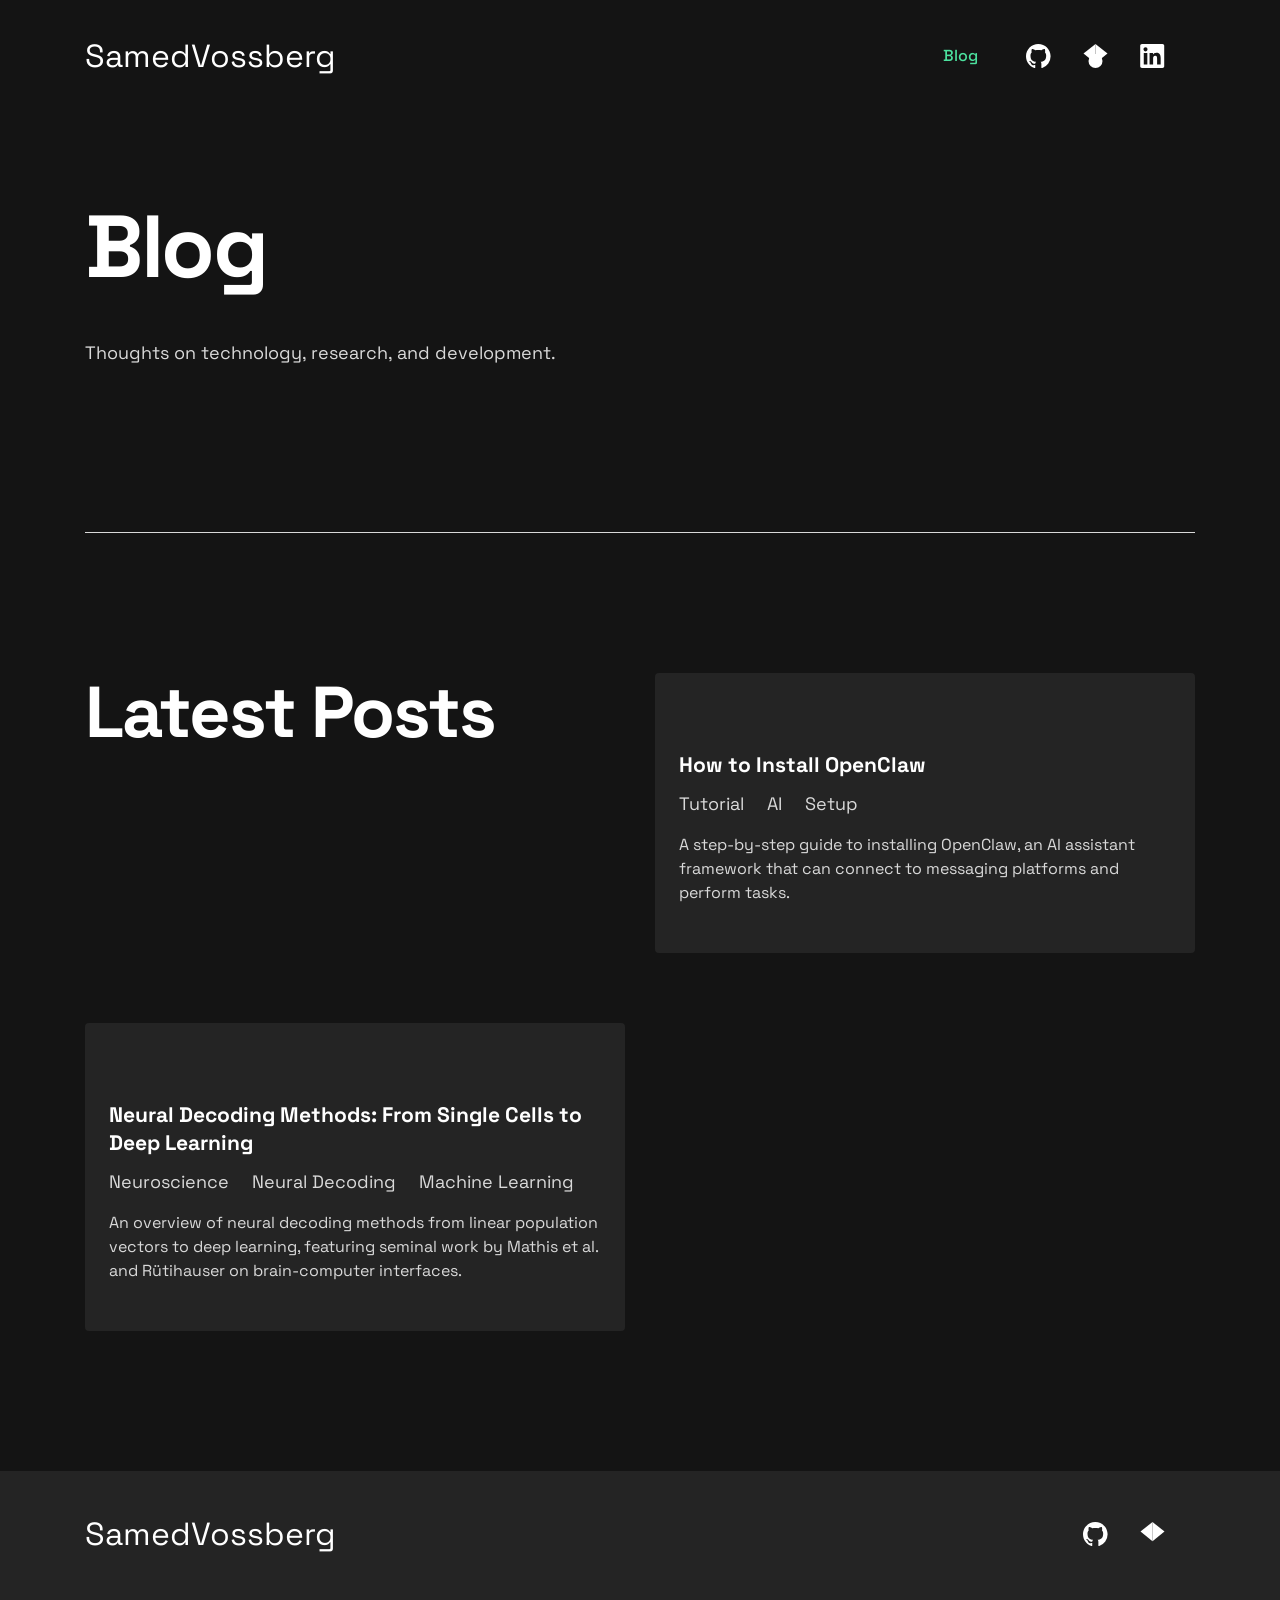
<file: blog/index.html>
<!DOCTYPE html>
<html lang="en">
<head>
    <meta charset="UTF-8" />
    <meta name="viewport" content="width=device-width, initial-scale=1.0" />
    <link rel="preconnect" href="https://fonts.googleapis.com" />
    <link rel="preconnect" href="https://fonts.gstatic.com" crossorigin />
    <link href="https://fonts.googleapis.com/css2?family=Space+Grotesk:wght@500;700&display=swap" rel="stylesheet" />
    <link rel="icon" type="image/png" sizes="32x32" href="../assets/images/favicon-32x32.png" />
    <link rel="stylesheet" href="../style.css" />
    <title>Blog | Samed Vossberg</title>
</head>
<body>
    <header class="header">
        <h2 class="visually-hidden">Header</h2>
        <div class="wrapper">
            <nav class="header__nav">
                <h2 class="visually-hidden">Navigation</h2>
                <a href="/" class="header__home"> SamedVossberg <span class="visually-hidden">(to home page)</span> </a>
                <a href="/blog/" class="header__nav-link active">Blog</a>
                <a href="https://github.com/SamedVossberg" class="header__social">
                    <svg xmlns="http://www.w3.org/2000/svg" width="25" height="24" aria-labelledby="socialGitHub" role="img">
                        <title id="socialGitHub">GitHub</title>
                        <path fill="#FFF" fill-rule="evenodd" d="M12.304 0C5.506 0 0 5.506 0 12.304c0 5.444 3.522 10.042 8.413 11.672.615.108.845-.261.845-.584 0-.292-.015-1.261-.015-2.291-3.091.569-3.891-.754-4.137-1.446-.138-.354-.738-1.446-1.261-1.738-.43-.23-1.046-.8-.016-.815.97-.015 1.661.892 1.892 1.261 1.107 1.86 2.876 1.338 3.584 1.015.107-.8.43-1.338.784-1.646-2.738-.307-5.598-1.368-5.598-6.074 0-1.338.477-2.446 1.26-3.307-.122-.308-.553-1.569.124-3.26 0 0 1.03-.323 3.383 1.26.985-.276 2.03-.415 3.076-.415 1.046 0 2.092.139 3.076.416 2.353-1.6 3.384-1.261 3.384-1.261.676 1.691.246 2.952.123 3.26.784.861 1.26 1.953 1.26 3.307 0 4.721-2.875 5.767-5.613 6.074.446.385.83 1.123.83 2.277 0 1.645-.015 2.968-.015 3.383 0 .323.231.708.846.584a12.324 12.324 0 0 0 8.382-11.672C24.607 5.506 19.101 0 12.304 0Z" />
                    </svg>
                </a>
                <a href="https://scholar.google.com/citations?user=J4QLXwUAAAAJ&hl=de" class="header__social">
                    <svg xmlns="http://www.w3.org/2000/svg" width="25" height="24" aria-labelledby="socialScholar" role="img" viewBox="0 0 512 512">
                        <title id="socialScholar">Google Scholar</title>
                        <path fill="#FFF" fill-rule="evenodd" d="M256 411.12L0 202.667 256 0z"/>
                        <path fill="#FFF" fill-rule="evenodd" d="M256 411.12l256-208.453L256 0z"/>
                        <circle fill="#FFF" fill-rule="evenodd" cx="256" cy="362.667" r="149.333"/>
                        <path fill="#FFF" fill-rule="evenodd" d="M121.037 298.667c23.968-50.453 75.392-85.334 134.963-85.334s110.995 34.881 134.963 85.334H121.037z"/>
                    </svg>
                </a>
                <a href="https://www.linkedin.com/in/samed-rouven-v-a110a116b/" class="header__social">
                    <svg xmlns="http://www.w3.org/2000/svg" width="25" height="24" aria-labelledby="socialLinkedIn" role="img">
                        <title id="socialLinkedIn">LinkedIn</title>
                        <path fill="#FFF" fill-rule="evenodd" d="M5.551 3.304c-1.14 0-2.067.926-2.067 2.064 0 1.14.928 2.066 2.067 2.066a2.066 2.066 0 0 0 0-4.13ZM3.767 8.998v11.453h3.562L7.33 8.998H3.767Zm5.798 0V20.45l3.554.002.002-5.668c0-1.454.253-2.941 2.132-2.941 1.851 0 1.851 1.755 1.851 3.036v5.571l3.559-.001v-6.28c0-2.834-.517-5.457-4.27-5.457-1.763 0-2.916.997-3.368 1.85h-.05V8.997h-3.41ZM22.435 24H1.982c-.976 0-1.77-.777-1.77-1.732V1.731C.212.776 1.006 0 1.982 0h20.453c.98 0 1.777.776 1.777 1.73v20.538c0 .955-.797 1.732-1.777 1.732Z" />
                    </svg>
                </a>
            </nav>
        </div>
    </header>
    <main id="main">
        <section class="hero">
            <div class="wrapper hero__wrapper bottom-border">
                <div class="hero__content">
                    <div class="hero__text">
                        <h1 class="hero__headline header-xl">Blog</h1>
                        <p class="hero__description">Thoughts on technology, research, and development.</p>
                    </div>
                </div>
            </div>
        </section>
        <section class="projects">
            <div class="wrapper projects__wrapper">
                <div class="projects__grid">
                    <h2 class="projects__headline header-xl">Latest Posts</h2>
                    <div class="projects__item blog-post">
                        <h3 class="projects__name">How to Install OpenClaw</h3>
                        <p class="projects__tags">
                            <span>Tutorial</span>
                            <span>AI</span>
                            <span>Setup</span>
                        </p>
                        <p class="blog-excerpt">A step-by-step guide to installing OpenClaw, an AI assistant framework that can connect to messaging platforms and perform tasks.</p>
                        <div class="projects__links">
                            <a href="openclaw-install.html" class="underline">Read Post</a>
                        </div>
                    </div>
                    <div class="projects__item blog-post">
                        <h3 class="projects__name">Neural Decoding Methods: From Single Cells to Deep Learning</h3>
                        <p class="projects__tags">
                            <span>Neuroscience</span>
                            <span>Neural Decoding</span>
                            <span>Machine Learning</span>
                        </p>
                        <p class="blog-excerpt">An overview of neural decoding methods from linear population vectors to deep learning, featuring seminal work by Mathis et al. and Rütihauser on brain-computer interfaces.</p>
                        <div class="projects__links">
                            <a href="neural-decoding-methods.html" class="underline">Read Post</a>
                        </div>
                    </div>
                </div>
            </div>
        </section>
    </main>
    <footer class="footer bg-less-dark">
        <h2 class="visually-hidden">Footer</h2>
        <div class="wrapper">
            <nav class="header__nav">
                <a href="/" class="header__home"> SamedVossberg <span class="visually-hidden">(to home page)</span> </a>
                <a href="https://github.com/SamedVossberg" class="header__social">
                    <svg xmlns="http://www.w3.org/2000/svg" width="25" height="24" aria-labelledby="socialGitHub" role="img">
                        <title id="socialGitHub">GitHub</title>
                        <path fill="#FFF" fill-rule="evenodd" d="M12.304 0C5.506 0 0 5.506 0 12.304c0 5.444 3.522 10.042 8.413 11.672.615.108.845-.261.845-.584 0-.292-.015-1.261-.015-2.291-3.091.569-3.891-.754-4.137-1.446-.138-.354-.738-1.446-1.261-1.738-.43-.23-1.046-.8-.016-.815.97-.015 1.661.892 1.892 1.261 1.107 1.86 2.876 1.338 3.584 1.015.107-.8.43-1.338.784-1.646-2.738-.307-5.598-1.368-5.598-6.074 0-1.338.477-2.446 1.26-3.307-.122-.308-.553-1.569.124-3.26 0 0 1.03-.323 3.383 1.26.985-.276 2.03-.415 3.076-.415 1.046 0 2.092.139 3.076.416 2.353-1.6 3.384-1.261 3.384-1.261.676 1.691.246 2.952.123 3.26.784.861 1.26 1.953 1.26 3.307 0 4.721-2.875 5.767-5.613 6.074.446.385.83 1.123.83 2.277 0 1.645-.015 2.968-.015 3.383 0 .323.231.708.846.584a12.324 12.324 0 0 0 8.382-11.672C24.607 5.506 19.101 0 12.304 0Z" />
                    </svg>
                </a>
                <a href="https://scholar.google.com/citations?user=J4QLXwUAAAAJ&hl=de" class="header__social">
                    <svg xmlns="http://www.w3.org/2000/svg" width="25" height="24" aria-labelledby="socialScholar" role="img" viewBox="0 0 512 512">
                        <title id="socialScholar">Google Scholar</title>
                        <path fill="#FFF" fill-rule="evenodd" d="M256 411.12L0 202.667 256 0z"/>
                        <path fill="#FFF" fill-rule="evenodd" d="M256 411.12l256-208.453L256 0z"/>
                        <circle fill="#FFF" fill-rule="evenodd" cx="256" cy="
</file>
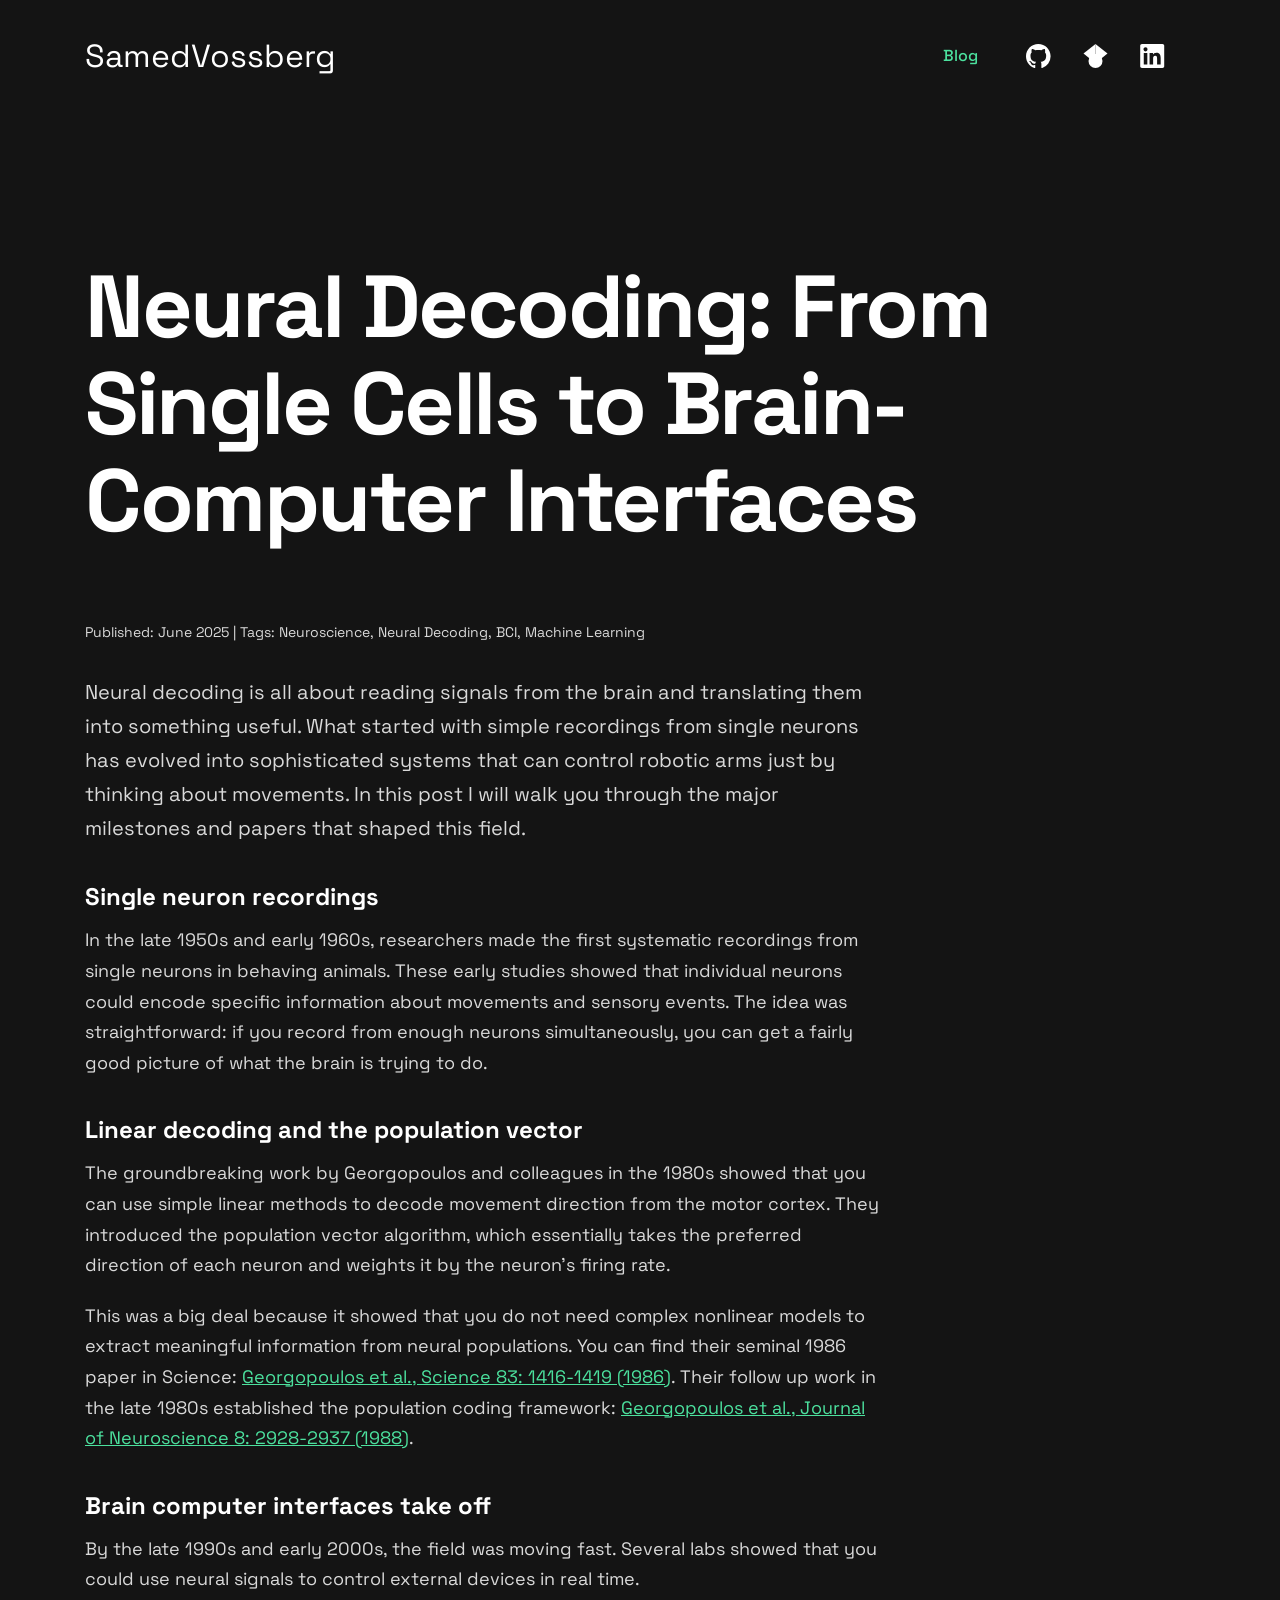
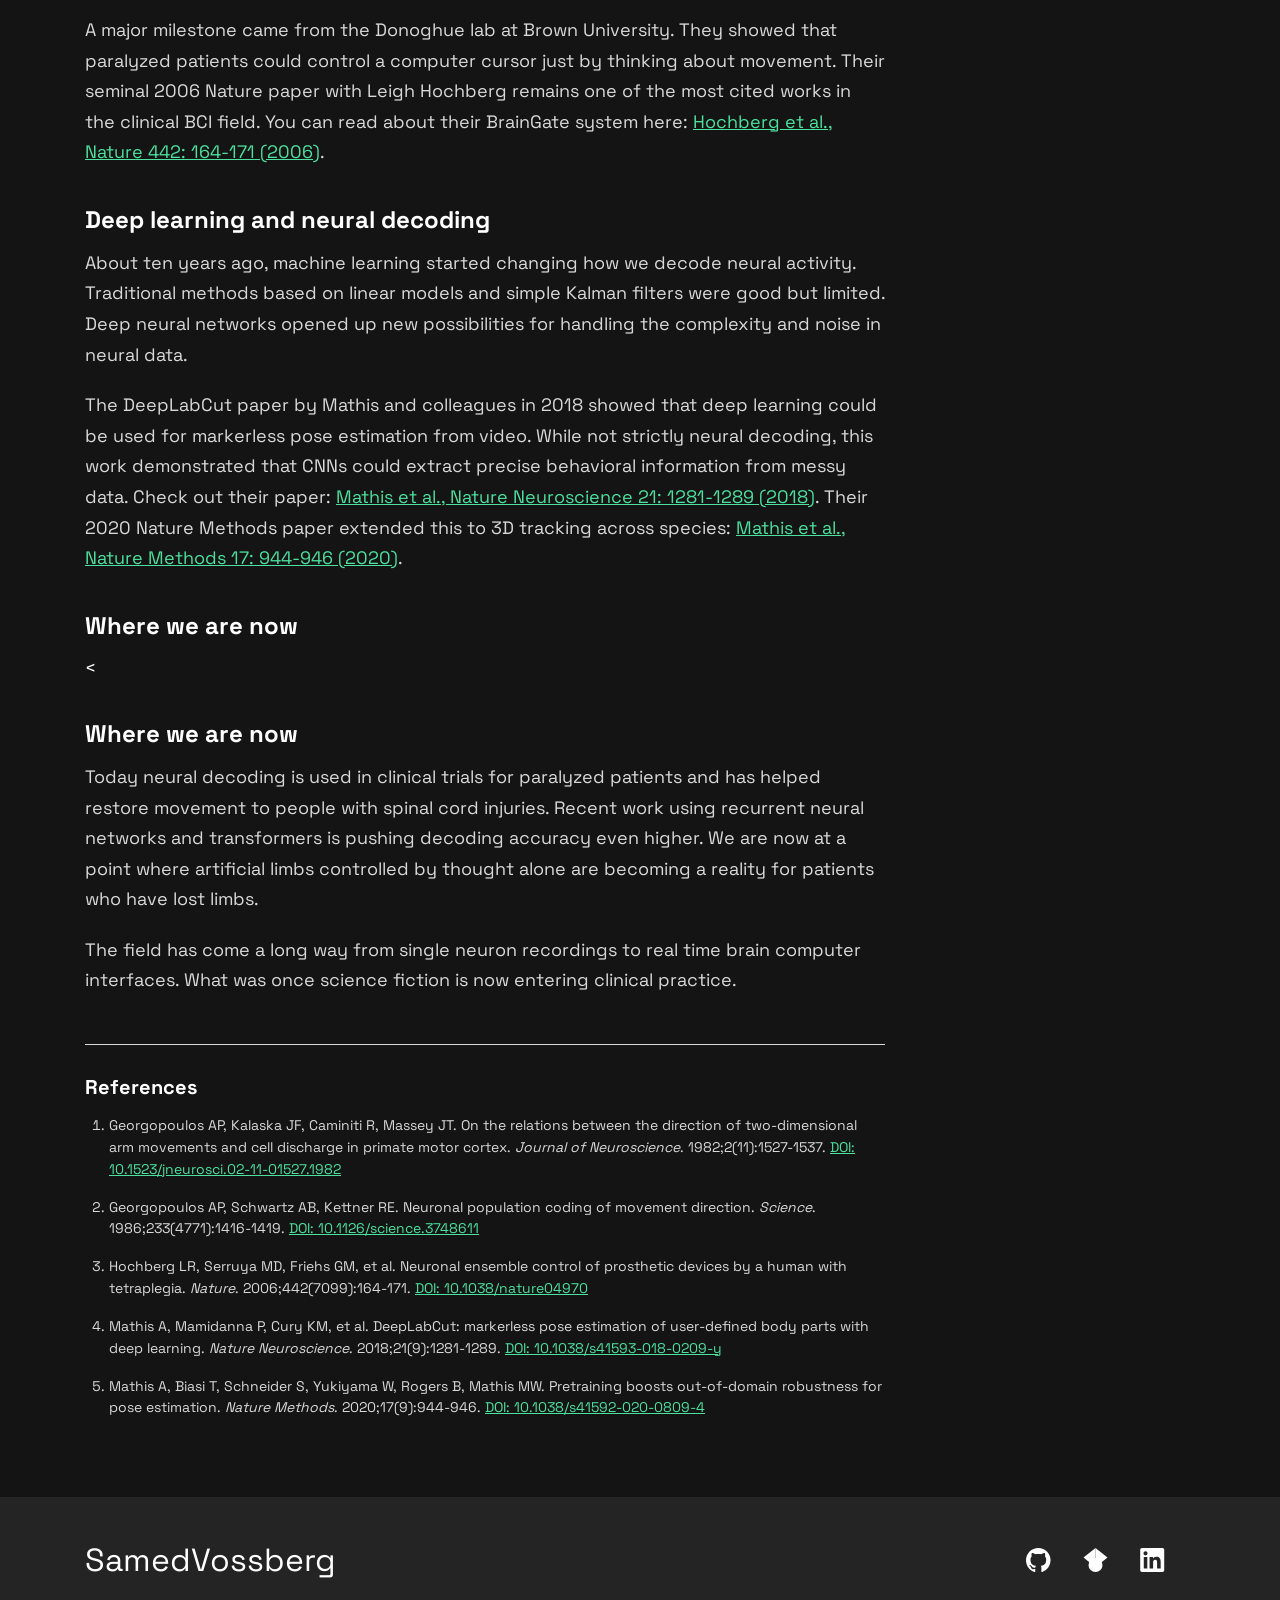
<file: blog/neural-decoding-methods.html>
<!DOCTYPE html>
<html lang="en">
<head>
  <meta charset="UTF-8" />
  <meta name="viewport" content="width=device-width, initial-scale=1.0" />
  <link rel="preconnect" href="https://fonts.googleapis.com" />
  <link rel="preconnect" href="https://fonts.gstatic.com" crossorigin />
  <link href="https://fonts.googleapis.com/css2?family=Space+Grotesk:wght@500;700&display=swap" rel="stylesheet" />
  <link rel="icon" type="image/png" sizes="32x32" href="../assets/images/favicon-32x32.png" />
  <link rel="stylesheet" href="../style.css" />
  <title>Neural Decoding: From Single Cells to Brain-Computer Interfaces | Samed Vossberg</title>
</head>
<body>
  <header class="header">
    <h2 class="visually-hidden">Header</h2>
    <div class="wrapper">
      <nav class="header__nav">
        <h2 class="visually-hidden">Navigation</h2>
        <a href="/" class="header__home"> SamedVossberg <span class="visually-hidden">(to home page)</span> </a>
        <a href="/blog/" class="header__nav-link active">Blog</a>
        <a href="https://github.com/SamedVossberg" class="header__social">
          <svg xmlns="http://www.w3.org/2000/svg" width="25" height="24" aria-labelledby="socialGitHub" role="img">
            <title id="socialGitHub">GitHub</title>
            <path fill="#FFF" fill-rule="evenodd" d="M12.304 0C5.506 0 0 5.506 0 12.304c0 5.444 3.522 10.042 8.413 11.672.615.108.845-.261.845-.584 0-.292-.015-1.261-.015-2.291-3.091.569-3.891-.754-4.137-1.446-.138-.354-.738-1.446-1.261-1.738-.43-.23-1.046-.8-.016-.815.97-.015 1.661.892 1.892 1.261 1.107 1.86 2.876 1.338 3.584 1.015.107-.8.43-1.338.784-1.646-2.738-.307-5.598-1.368-5.598-6.074 0-1.338.477-2.446 1.26-3.307-.122-.308-.553-1.569.124-3.26 0 0 1.03-.323 3.383 1.26.985-.276 2.03-.415 3.076-.415 1.046 0 2.092.139 3.076.416 2.353-1.6 3.384-1.261 3.384-1.261.676 1.691.246 2.952.123 3.26.784.861 1.26 1.953 1.26 3.307 0 4.721-2.875 5.767-5.613 6.074.446.385.83 1.123.83 2.277 0 1.645-.015 2.968-.015 3.383 0 .323.231.708.846.584a12.324 12.324 0 0 0 8.382-11.672C24.607 5.506 19.101 0 12.304 0Z" />
          </svg>
        </a>
        <a href="https://scholar.google.com/citations?user=J4QLXwUAAAAJ&hl=de" class="header__social">
          <svg xmlns="http://www.w3.org/2000/svg" width="25" height="24" aria-labelledby="socialScholar" role="img" viewBox="0 0 512 512">
            <title id="socialScholar">Google Scholar</title>
            <path fill="#FFF" fill-rule="evenodd" d="M256 411.12L0 202.667 256 0z"/>
            <path fill="#FFF" fill-rule="evenodd" d="M256 411.12l256-208.453L256 0z"/>
            <circle fill="#FFF" fill-rule="evenodd" cx="256" cy="362.667" r="149.333"/>
            <path fill="#FFF" fill-rule="evenodd" d="M121.037 298.667c23.968-50.453 75.392-85.334 134.963-85.334s110.995 34.881 134.963 85.334H121.037z"/>
          </svg>
        </a>
        <a href="https://www.linkedin.com/in/samed-rouven-v-a110a116b/" class="header__social">
          <svg xmlns="http://www.w3.org/2000/svg" width="25" height="24" aria-labelledby="socialLinkedIn" role="img">
            <title id="socialLinkedIn">LinkedIn</title>
            <path fill="#FFF" fill-rule="evenodd" d="M5.551 3.304c-1.14 0-2.067.926-2.067 2.064 0 1.14.928 2.066 2.067 2.066a2.066 2.066 0 0 0 0-4.13ZM3.767 8.998v11.453h3.562L7.33 8.998H3.767Zm5.798 0V20.45l3.554.002.002-5.668c0-1.454.253-2.941 2.132-2.941 1.851 0 1.851 1.755 1.851 3.036v5.571l3.559-.001v-6.28c0-2.834-.517-5.457-4.27-5.457-1.763 0-2.916.997-3.368 1.85h-.05V8.997h-3.41ZM22.435 24H1.982c-.976 0-1.77-.777-1.77-1.732V1.731C.212.776 1.006 0 1.982 0h20.453c.98 0 1.777.776 1.777 1.73v20.538c0 .955-.797 1.732-1.777 1.732Z" />
          </svg>
        </a>
      </nav>
    </div>
  </header>

  <main id="main">
    <article class="blog-post-full">
      <div class="wrapper">
        <header class="blog-header">
          <h1 class="header-xl">Neural Decoding: From Single Cells to Brain-Computer Interfaces</h1>
          <p class="blog-meta">Published: June 2025 | Tags: Neuroscience, Neural Decoding, BCI, Machine Learning</p>
        </header>

        <div class="blog-content">
          <p class="blog-lead">Neural decoding is all about reading signals from the brain and translating them into something useful. What started with simple recordings from single neurons has evolved into sophisticated systems that can control robotic arms just by thinking about movements. In this post I will walk you through the major milestones and papers that shaped this field.</p>

          <h2>Single neuron recordings</h2>
          <p>In the late 1950s and early 1960s, researchers made the first systematic recordings from single neurons in behaving animals. These early studies showed that individual neurons could encode specific information about movements and sensory events. The idea was straightforward: if you record from enough neurons simultaneously, you can get a fairly good picture of what the brain is trying to do.</p>

          <h2>Linear decoding and the population vector</h2>
          <p>The groundbreaking work by Georgopoulos and colleagues in the 1980s showed that you can use simple linear methods to decode movement direction from the motor cortex. They introduced the population vector algorithm, which essentially takes the preferred direction of each neuron and weights it by the neuron's firing rate.</p>

          <p>This was a big deal because it showed that you do not need complex nonlinear models to extract meaningful information from neural populations. You can find their seminal 1986 paper in Science: <a href="https://doi.org/10.1126/science.3748611" target="_blank">Georgopoulos et al., Science 83: 1416-1419 (1986)</a>. Their follow up work in the late 1980s established the population coding framework: <a href="https://doi.org/10.1523/jneurosci.08-08-02923.1988" target="_blank">Georgopoulos et al., Journal of Neuroscience 8: 2928-2937 (1988)</a>.</p>

          <h2>Brain computer interfaces take off</h2>
          <p>By the late 1990s and early 2000s, the field was moving fast. Several labs showed that you could use neural signals to control external devices in real time.</p>

          <p>A major milestone came from the Donoghue lab at Brown University. They showed that paralyzed patients could control a computer cursor just by thinking about movement. Their seminal 2006 Nature paper with Leigh Hochberg remains one of the most cited works in the clinical BCI field. You can read about their BrainGate system here: <a href="https://doi.org/10.1038/nature04970" target="_blank">Hochberg et al., Nature 442: 164-171 (2006)</a>.</p>

          <h2>Deep learning and neural decoding</h2>
          <p>About ten years ago, machine learning started changing how we decode neural activity. Traditional methods based on linear models and simple Kalman filters were good but limited. Deep neural networks opened up new possibilities for handling the complexity and noise in neural data.</p>

          <p>The DeepLabCut paper by Mathis and colleagues in 2018 showed that deep learning could be used for markerless pose estimation from video. While not strictly neural decoding, this work demonstrated that CNNs could extract precise behavioral information from messy data. Check out their paper: <a href="https://doi.org/10.1038/s41593-018-0209-y" target="_blank">Mathis et al., Nature Neuroscience 21: 1281-1289 (2018)</a>. Their 2020 Nature Methods paper extended this to 3D tracking across species: <a href="https://doi.org/10.1038/s41592-020-0809-4" target="_blank">Mathis et al., Nature Methods 17: 944-946 (2020)</a>.</p>

          <h2>Where we are now</h2>
          <<h2>Where we are now</h2>
<p>Today neural decoding is used in clinical trials for paralyzed patients and has helped restore movement to people with spinal cord injuries. Recent work using recurrent neural networks and transformers is pushing decoding accuracy even higher. We are now at a point where artificial limbs controlled by thought alone are becoming a reality for patients who have lost limbs.</p>

<p>The field has come a long way from single neuron recordings to real time brain computer interfaces. What was once science fiction is now entering clinical practice.</p>

<div class="blog-references">
<h3>References</h3>
<ol>
<li>Georgopoulos AP, Kalaska JF, Caminiti R, Massey JT. On the relations between the direction of two-dimensional arm movements and cell discharge in primate motor cortex. <em>Journal of Neuroscience</em>. 1982;2(11):1527-1537. <a href="https://doi.org/10.1523/jneurosci.02-11-01527.1982" target="_blank">DOI: 10.1523/jneurosci.02-11-01527.1982</a></li>
<li>Georgopoulos AP, Schwartz AB, Kettner RE. Neuronal population coding of movement direction. <em>Science</em>. 1986;233(4771):1416-1419. <a href="https://doi.org/10.1126/science.3748611" target="_blank">DOI: 10.1126/science.3748611</a></li>
<li>Hochberg LR, Serruya MD, Friehs GM, et al. Neuronal ensemble control of prosthetic devices by a human with tetraplegia. <em>Nature</em>. 2006;442(7099):164-171. <a href="https://doi.org/10.1038/nature04970" target="_blank">DOI: 10.1038/nature04970</a></li>
<li>Mathis A, Mamidanna P, Cury KM, et al. DeepLabCut: markerless pose estimation of user-defined body parts with deep learning. <em>Nature Neuroscience</em>. 2018;21(9):1281-1289. <a href="https://doi.org/10.1038/s41593-018-0209-y" target="_blank">DOI: 10.1038/s41593-018-0209-y</a></li>
<li>Mathis A, Biasi T, Schneider S, Yukiyama W, Rogers B, Mathis MW. Pretraining boosts out-of-domain robustness for pose estimation. <em>Nature Methods</em>. 2020;17(9):944-946. <a href="https://doi.org/10.1038/s41592-020-0809-4" target="_blank">DOI: 10.1038/s41592-020-0809-4</a></li>
</ol>
</div>
</div>
</div>
</article>
</main>

<footer class="footer bg-less-dark">
<h2 class="visually-hidden">Footer</h2>
<div class="wrapper">
<nav class="header__nav">
<a href="/" class="header__home"> SamedVossberg <span class="visually-hidden">(to home page)</span> </a>
<a href="https://github.com/SamedVossberg" class="header__social">
<svg xmlns="http://www.w3.org/2000/svg" width="25" height="24" aria-labelledby="socialGitHub" role="img">
<title id="socialGitHub">GitHub</title>
<path fill="#FFF" fill-rule="evenodd" d="M12.304 0C5.506 0 0 5.506 0 12.304c0 5.444 3.522 10.042 8.413 11.672.615.108.845-.261.845-.584 0-.292-.015-1.261-.015-2.291-3.091.569-3.891-.754-4.137-1.446-.138-.354-.738-1.446-1.261-1.738-.43-.23-1.046-.8-.016-.815.97-.015 1.661.892 1.892 1.261 1.107 1.86 2.876 1.338 3.584 1.015.107-.8.43-1.338.784-1.646-2.738-.307-5.598-1.368-5.598-6.074 0-1.338.477-2.446 1.26-3.307-.122-.308-.553-1.569.124-3.26 0 0 1.03-.323 3.383 1.26.985-.276 2.03-.415 3.076-.415 1.046 0 2.092.139 3.076.416 2.353-1.6 3.384-1.261 3.384-1.261.676 1.691.246 2.952.123 3.26.784.861 1.26 1.953 1.26 3.307 0 4.721-2.875 5.767-5.613 6.074.446.385.83 1.123.83 2.277 0 1.645-.015 2.968-.015 3.383 0 .323.231.708.846.584a12.324 12.324 0 0 0 8.382-11.672C24.607 5.506 19.101 0 12.304 0Z"/>
</svg>
</a>
<a href="https://scholar.google.com/citations?user=J4QLXwUAAAAJ&hl=de" class="header__social">
<svg xmlns="http://www.w3.org/2000/svg" width="25" height="24" aria-labelledby="socialScholar" role="img" viewBox="0 0 512 512">
<title id="socialScholar">Google Scholar</title>
<path fill="#FFF" fill-rule="evenodd" d="M256 411.12L0 202.667 256 0z"/>
<path fill="#FFF" fill-rule="evenodd" d="M256 411.12l256-208.453L256 0z"/>
<circle fill="#FFF" fill-rule="evenodd" cx="256" cy="362.667" r="149.333"/>
<path fill="#FFF" fill-rule="evenodd" d="M121.037 298.667c23.968-50.453 75.392-85.334 134.963-85.334s110.995 34.881 134.963 85.334H121.037z"/>
</svg>
</a>
<a href="https://www.linkedin.com/in/samed-rouven-v-a110a116b/" class="header__social">
<svg xmlns="http://www.w3.org/2000/svg" width="25" height="24" aria-labelledby="socialLinkedIn" role="img">
<title id="socialLinkedIn">LinkedIn</title>
<path fill="#FFF" fill-rule="evenodd" d="M5.551 3.304c-1.14 0-2.067.926-2.067 2.064 0 1.14.928 2.066 2.067 2.066a2.066 2.066 0 0 0 0-4.13ZM3.767 8.998v11.453h3.562L7.33 8.998H3.767Zm5.798 0V20.45l3.554.002.002-5.668c0-1.454.253-2.941 2.132-2.941 1.851 0 1.851 1.755 1.851 3.036v5.571l3.559-.001v-6.28c0-2.834-.517-5.457-4.27-5.457-1.763 0-2.916.997-3.368 1.85h-.05V8.997h-3.41ZM22.435 24H1.982c-.976 0-1.77-.777-1.77-1.732V1.731C.212.776 1.006 0 1.982 0h20.453c.98 0 1.777.776 1.777 1.73v20.538c0 .955-.797 1.732-1.777 1.732Z"/>
</svg>
</a>
</nav>
</div>
</footer>
</body>
</html>
</file>
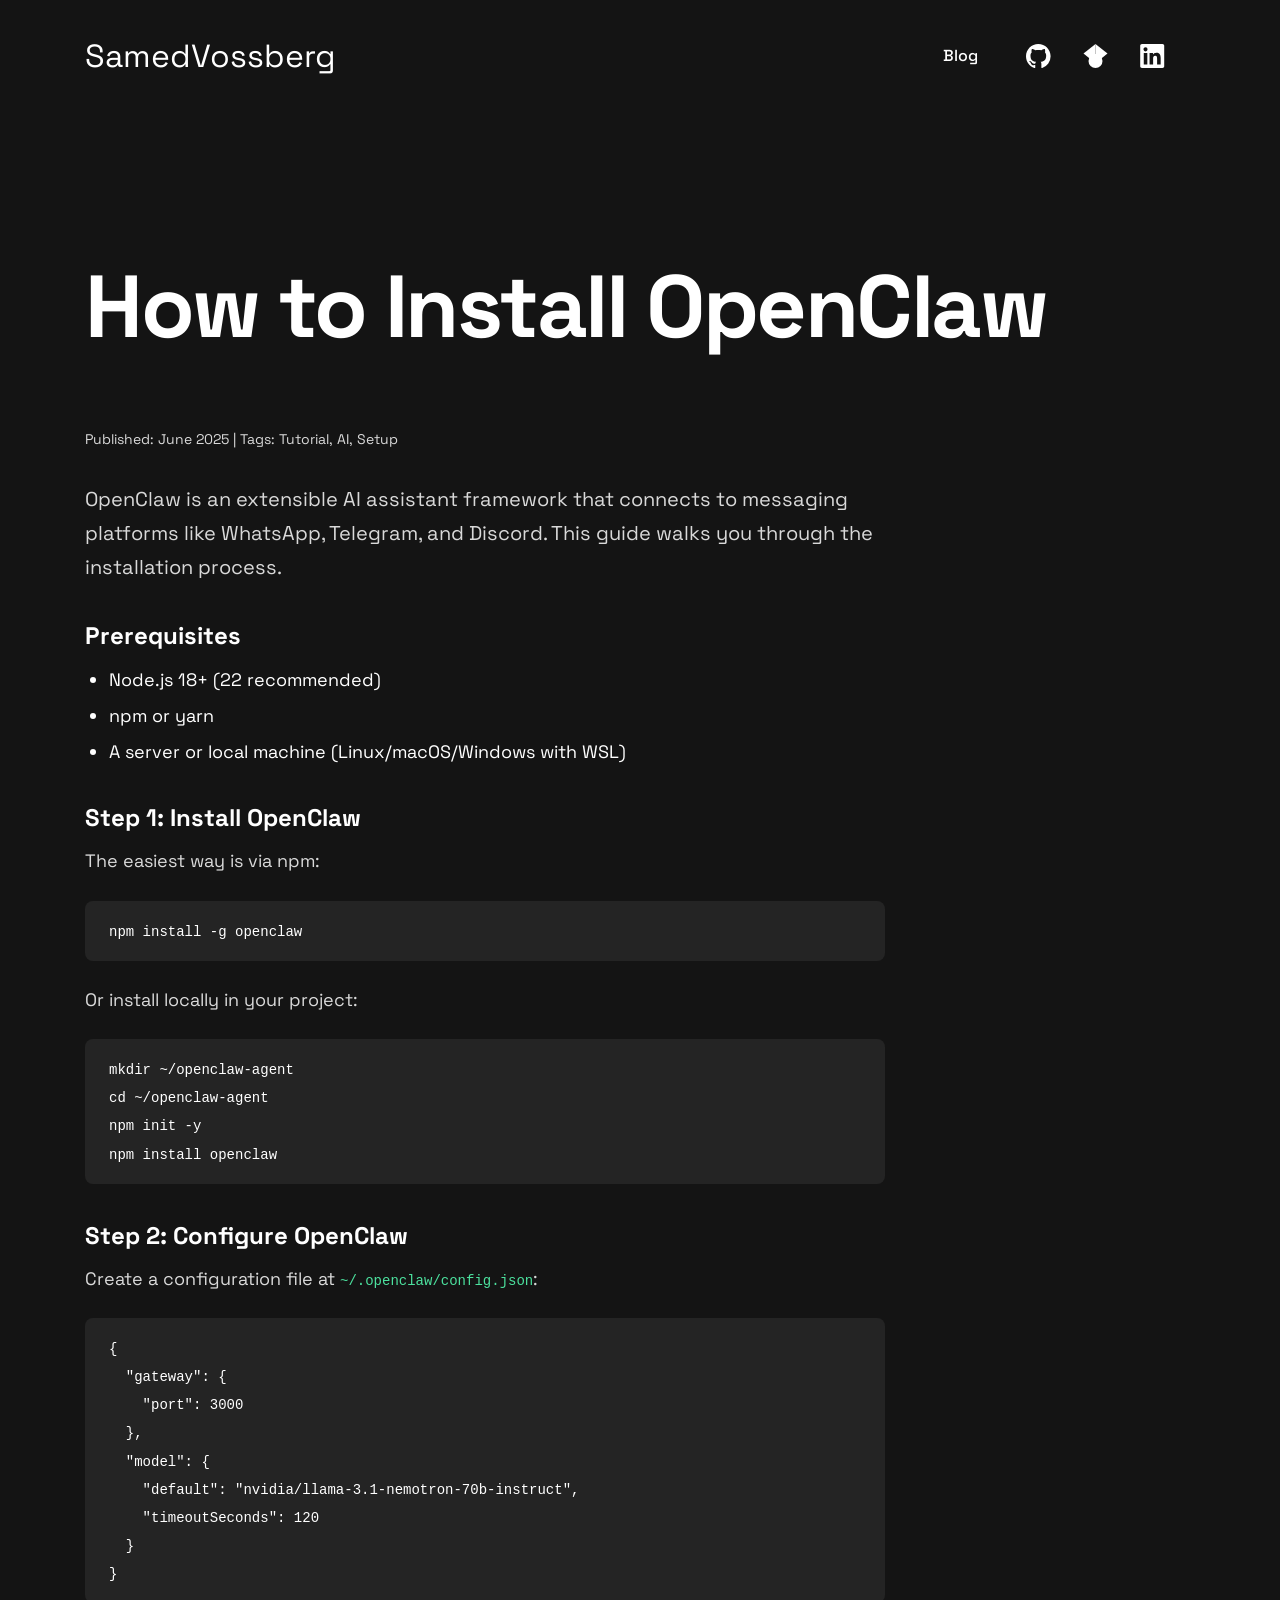
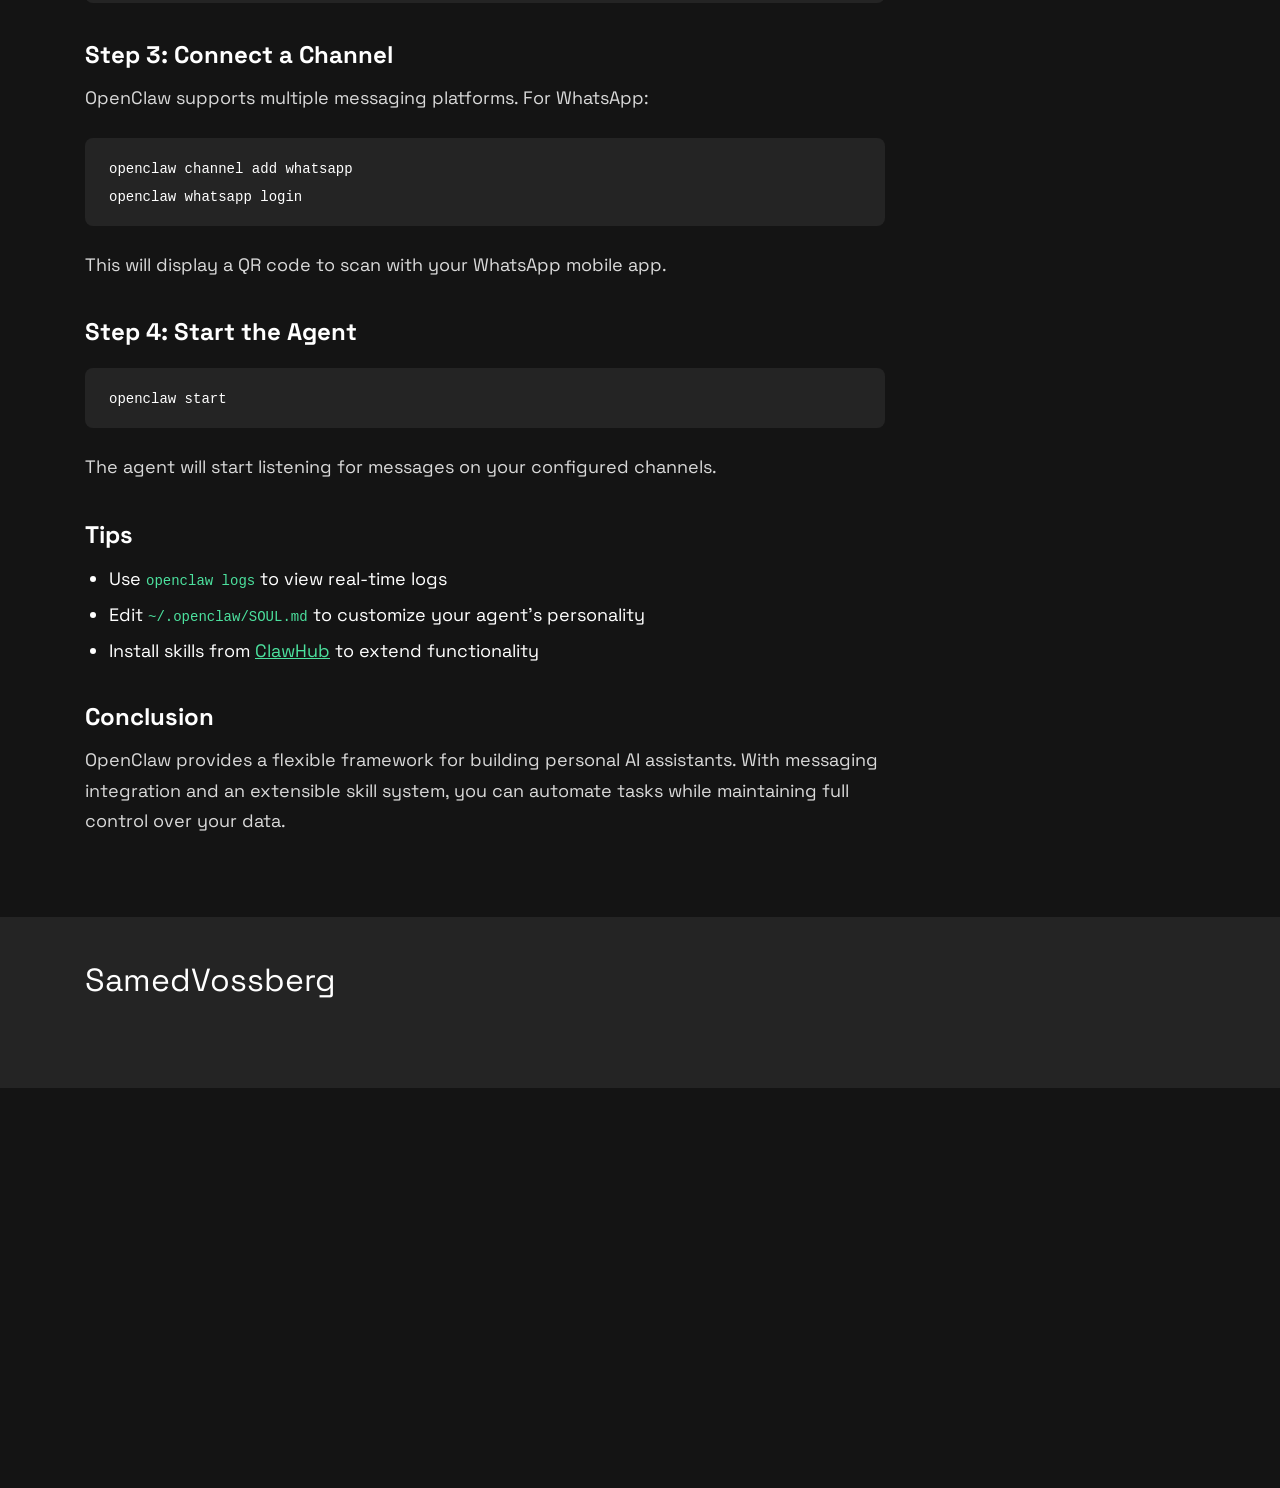
<file: blog/openclaw-install.html>
<!DOCTYPE html>
<html lang="en">
<head>
    <meta charset="UTF-8" />
    <meta name="viewport" content="width=device-width, initial-scale=1.0" />
    <link rel="preconnect" href="https://fonts.googleapis.com" />
    <link rel="preconnect" href="https://fonts.gstatic.com" crossorigin />
    <link href="https://fonts.googleapis.com/css2?family=Space+Grotesk:wght@500;700&display=swap" rel="stylesheet" />
    <link rel="icon" type="image/png" sizes="32x32" href="../assets/images/favicon-32x32.png" />
    <link rel="stylesheet" href="../style.css" />
    <title>How to Install OpenClaw | Samed Vossberg</title>
</head>
<body>
    <header class="header">
        <h2 class="visually-hidden">Header</h2>
        <div class="wrapper">
            <nav class="header__nav">
                <h2 class="visually-hidden">Navigation</h2>
                <a href="/" class="header__home"> SamedVossberg <span class="visually-hidden">(to home page)</span> </a>
                <a href="/blog/" class="header__nav-link">Blog</a>
                <a href="https://github.com/SamedVossberg" class="header__social">
                    <svg xmlns="http://www.w3.org/2000/svg" width="25" height="24" aria-labelledby="socialGitHub" role="img">
                        <title id="socialGitHub">GitHub</title>
                        <path fill="#FFF" fill-rule="evenodd" d="M12.304 0C5.506 0 0 5.506 0 12.304c0 5.444 3.522 10.042 8.413 11.672.615.108.845-.261.845-.584 0-.292-.015-1.261-.015-2.291-3.091.569-3.891-.754-4.137-1.446-.138-.354-.738-1.446-1.261-1.738-.43-.23-1.046-.8-.016-.815.97-.015 1.661.892 1.892 1.261 1.107 1.86 2.876 1.338 3.584 1.015.107-.8.43-1.338.784-1.646-2.738-.307-5.598-1.368-5.598-6.074 0-1.338.477-2.446 1.26-3.307-.122-.308-.553-1.569.124-3.26 0 0 1.03-.323 3.383 1.26.985-.276 2.03-.415 3.076-.415 1.046 0 2.092.139 3.076.416 2.353-1.6 3.384-1.261 3.384-1.261.676 1.691.246 2.952.123 3.26.784.861 1.26 1.953 1.26 3.307 0 4.721-2.875 5.767-5.613 6.074.446.385.83 1.123.83 2.277 0 1.645-.015 2.968-.015 3.383 0 .323.231.708.846.584a12.324 12.324 0 0 0 8.382-11.672C24.607 5.506 19.101 0 12.304 0Z" />
                    </svg>
                </a>
                <a href="https://scholar.google.com/citations?user=J4QLXwUAAAAJ&hl=de" class="header__social">
                    <svg xmlns="http://www.w3.org/2000/svg" width="25" height="24" aria-labelledby="socialScholar" role="img" viewBox="0 0 512 512">
                        <title id="socialScholar">Google Scholar</title>
                        <path fill="#FFF" fill-rule="evenodd" d="M256 411.12L0 202.667 256 0z"/>
                        <path fill="#FFF" fill-rule="evenodd" d="M256 411.12l256-208.453L256 0z"/>
                        <circle fill="#FFF" fill-rule="evenodd" cx="256" cy="362.667" r="149.333"/>
                        <path fill="#FFF" fill-rule="evenodd" d="M121.037 298.667c23.968-50.453 75.392-85.334 134.963-85.334s110.995 34.881 134.963 85.334H121.037z"/>
                    </svg>
                </a>
                <a href="https://www.linkedin.com/in/samed-rouven-v-a110a116b/" class="header__social">
                    <svg xmlns="http://www.w3.org/2000/svg" width="25" height="24" aria-labelledby="socialLinkedIn" role="img">
                        <title id="socialLinkedIn">LinkedIn</title>
                        <path fill="#FFF" fill-rule="evenodd" d="M5.551 3.304c-1.14 0-2.067.926-2.067 2.064 0 1.14.928 2.066 2.067 2.066a2.066 2.066 0 0 0 0-4.13ZM3.767 8.998v11.453h3.562L7.33 8.998H3.767Zm5.798 0V20.45l3.554.002.002-5.668c0-1.454.253-2.941 2.132-2.941 1.851 0 1.851 1.755 1.851 3.036v5.571l3.559-.001v-6.28c0-2.834-.517-5.457-4.27-5.457-1.763 0-2.916.997-3.368 1.85h-.05V8.997h-3.41ZM22.435 24H1.982c-.976 0-1.77-.777-1.77-1.732V1.731C.212.776 1.006 0 1.982 0h20.453c.98 0 1.777.776 1.777 1.73v20.538c0 .955-.797 1.732-1.777 1.732Z" />
                    </svg>
                </a>
            </nav>
        </div>
    </header>
    <main id="main">
        <article class="blog-post-full">
            <div class="wrapper">
                <header class="blog-header">
                    <h1 class="header-xl">How to Install OpenClaw</h1>
                    <p class="blog-meta">Published: June 2025 | Tags: Tutorial, AI, Setup</p>
                </header>
                <div class="blog-content">
                    <p class="blog-lead">OpenClaw is an extensible AI assistant framework that connects to messaging platforms like WhatsApp, Telegram, and Discord. This guide walks you through the installation process.</p>
                    <h2>Prerequisites</h2>
                    <ul>
                        <li>Node.js 18+ (22 recommended)</li>
                        <li>npm or yarn</li>
                        <li>A server or local machine (Linux/macOS/Windows with WSL)</li>
                    </ul>
                    <h2>Step 1: Install OpenClaw</h2>
                    <p>The easiest way is via npm:</p>
                    <pre><code>npm install -g openclaw</code></pre>
                    <p>Or install locally in your project:</p>
                    <pre><code>mkdir ~/openclaw-agent
cd ~/openclaw-agent
npm init -y
npm install openclaw</code></pre>
                    <h2>Step 2: Configure OpenClaw</h2>
                    <p>Create a configuration file at <code>~/.openclaw/config.json</code>:</p>
                    <pre><code>{
  "gateway": {
    "port": 3000
  },
  "model": {
    "default": "nvidia/llama-3.1-nemotron-70b-instruct",
    "timeoutSeconds": 120
  }
}</code></pre>
                    <h2>Step 3: Connect a Channel</h2>
                    <p>OpenClaw supports multiple messaging platforms. For WhatsApp:</p>
                    <pre><code>openclaw channel add whatsapp
openclaw whatsapp login</code></pre>
                    <p>This will display a QR code to scan with your WhatsApp mobile app.</p>
                    <h2>Step 4: Start the Agent</h2>
                    <pre><code>openclaw start</code></pre>
                    <p>The agent will start listening for messages on your configured channels.</p>
                    <h2>Tips</h2>
                    <ul>
                        <li>Use <code>openclaw logs</code> to view real-time logs</li>
                        <li>Edit <code>~/.openclaw/SOUL.md</code> to customize your agent's personality</li>
                        <li>Install skills from <a href="https://clawhub.com">ClawHub</a> to extend functionality</li>
                    </ul>
                    <h2>Conclusion</h2>
                    <p>OpenClaw provides a flexible framework for building personal AI assistants. With messaging integration and an extensible skill system, you can automate tasks while maintaining full control over your data.</p>
                </div>
            </div>
        </article>
    </main>
    <footer class="footer bg-less-dark">
        <h2 class="visually-hidden">Footer</h2>
        <div class="wrapper">
            <nav class="header__nav">
                <a href="/" class="header__home"> SamedVossberg <span class="visually-hidden">(to home page)</span> </a>
                <a href="https://github.com/SamedVossberg" class="header__social">
                    <svg xmlns="http://www.w3.org/2000/svg" width="25" height="24" aria-labelledby="socialGitHub" role="img">
                        <title id="socialGitHub">GitHub</title>
                        <path fill="#FFF" fill-rule="evenodd" d="M12.304 0C5.506 0 0 5.506 0 12.304c0 5.444 3.522 10.042 8.413 11.672.615.108.845-.261.845-.584 0-.292-.015-1.261-.015-2.291-3.091.569-3.891-.754-4.137-1.446-.138-.354-.738-1.446-1.261-1
</file>
<file: style.css>
/* GLOBAL */

:root {
  --bg-body: hsl(0, 0%, 8%);
  --bg-body2: hsl(0, 0%, 14%);
  --accent: hsl(153, 71%, 59%);
  --text1: hsl(0, 0%, 100%);
  --text2: hsl(0, 0%, 85%);
  --invalid: hsl(7, 100%, 68%);
  --fs-18: 1.125rem;
  --fs-88: 5.5rem;
  --fs-72: 4.5rem;
  --fs-40: 2.5rem;
  --fs-48: 3rem;
  --fs-36: 2.25rem;
  --fs-32: 2rem;
  --fs-24: 1.5rem;
  --fs-20: 1.25rem;
  --container: 69.375rem;
  --transition: 250ms ease-in-out;
}

html,
body {
  overflow-x: hidden;
}

html {
  box-sizing: border-box;
  font-size: 100%;
}

a {
  color: var(--accent)
}

*,
*::before,
*::after {
  box-sizing: inherit;
}

body,
input,
textarea,
button {
  font-family: 'Space Grotesk', sans-serif;
}

body {
  margin: 0;
  background-color: var(--bg-body);
  color: var(--text1);
  font-size: var(--fs-18);
  line-height: 1.56;
  padding-bottom: 25rem;
}

.bg-less-dark {
  background-color: var(--bg-body2);
}

h1,
h2,
h3,
p {
  margin-block-start: 0;
}

h1,
h2,
h3 {
  line-height: 1;
}

.header-xl {
  font-size: 2.5rem;
  font-size: clamp(2.5rem, 0.7rem + 7.68vw, 5.5rem);
  letter-spacing: -0.028em;
  line-height: 1.1;
}

p {
  font-size: 1rem;
  font-size: clamp(1rem, 0.79rem + 0.89vw, 1.125rem);
  line-height: 1.5;
  color: var(--text2);
}

a {
  transition: color var(--transition);
}

a:focus-visible,
input:focus-visible,
textarea:focus-visible {
  outline: 2px dashed var(--accent);
  outline-offset: 2px;
}

input:invalid,
textarea:invalid {
  outline-color: var(--invalid);
}

a.underline,
button {
  display: inline-block;
  padding-bottom: 0.625rem;
  font-size: 1rem;
  line-height: 1.625;
  letter-spacing: 0.143em;
  font-weight: 700;
  text-transform: uppercase;
  color: var(--text1);
  text-decoration: none;
  background-image: linear-gradient(
    to right,
    var(--accent) 75%,
    var(--accent) 75%
  );
  background-position: 0 2.1em;
  background-repeat: repeat-x;
  background-size: 8px 2px;
}

a:hover {
  color: var(--accent);
}

img,
svg {
  display: block;
}

.visually-hidden {
  position: absolute;
  left: -10000px;
  top: auto;
  width: 1px;
  height: 1px;
  overflow: hidden;
}

.wrapper {
  width: calc(100% - 2rem);
  max-width: var(--container);
  margin-inline: auto;
}

/* 600px */
@media (min-width: 37.5em) {
  .wrapper {
    width: calc(100% - 3.75rem);
  }
}

/* UTILITY */

.bottom-border {
  border-bottom: 1px solid var(--text2);
}

/* HEADER */

.header {
  position: relative;
  z-index: 1;
  margin-block-start: 20px;
}

.header__nav {
  display: flex;
  flex-wrap: wrap;
  justify-content: center;
  text-align: center;
  gap: 20px 25px;
}

.header__home {
  font-size: 1.5rem;
  font-size: clamp(1.5rem, 1.02rem + 2.04vw, 2rem);
  line-height: 1;
  color: var(--text1);
  text-decoration: none;
  flex: 1 0 100%;
}

.header__social > svg > path {
  transition: fill var(--transition);
}

.header__social:hover > svg > path {
  fill: var(--accent);
}

@media (min-width: 37.5em) {
  .header {
    margin-block-start: 30px;
    /* margin-block-end: 90px; */
  }

  .header__nav {
    justify-content: flex-start;
    align-items: center;
    text-align: left;
    gap: 32px;
  }

  .header__home {
    flex: 0 1 auto;
    margin-inline-end: auto;
  }
}

@media (min-width: 62.5em) {
  .header {
    margin-block-start: 40px;
    margin-block-end: 127px;
  }

  .header__nav {
    padding-right: 30px;
  }
}

/*  HERO */

.hero__wrapper {
  padding-bottom: 80px;
}

.hero__image {
  position: absolute;
  top: 0;
  left: 55%;
  margin-top: 140px;
  translate: -50%;
  width: 200px;
  height: auto;
}

.hero__rings {
  position: absolute;
  right: 50%;
  top: 130px;
  /* 8.125rem; */
  z-index: -1;
  /* width: 33.125rem; */
  height: auto;
}

.hero__circle {
  position: relative;
  top: 171px;
  margin-bottom: -129px;
  translate: calc(100vw - 64px - 16px);
}

.hero__text {
  position: relative;
  text-align: center;
  margin-block-start: 335px;
}

.hero__headline {
  margin-block-end: 24px;
}

.hero__headline > br {
  display: none;
}

h1 > span {
  background-image: linear-gradient(
    to right,
    var(--accent) 75%,
    var(--accent) 75%
  );
  background-position: 0 1.18em;
  background-repeat: repeat-x;
  background-size: 8px 4px;
}

.hero__description {
  margin-block-end: 24px;
}

.hero__description.hero__description--role {
  margin-block-end: clamp(6px, 0.75vw, 10px);
}

@media (min-width: 37.5em) {
  .hero {
    position: relative;
    margin-block-start: -62px;
  }

  .hero__wrapper {
    padding-bottom: 60px;
  }

  .hero__content {
    display: grid;
    grid-template-columns: minmax(0, 1fr) minmax(220px, 42vw);
    column-gap: clamp(0px, 0.125vw, 2px);
    align-items: start;
  }

  .hero__content picture {
    grid-column: 2;
    grid-row: 1;
    margin-top: 100px;
    min-width: 0;
  }

  .hero__image {
    position: relative;
    width: 100%;
    max-width: 445px;
    /* width: 322px; */
    height: auto;
    left: auto;
    right: 0;
    translate: 0;
  }

  .hero__rings {
    top: 90px;
    right: auto;
    left: 0;
    translate: -50%;
  }

  .hero__circle {
    position: absolute;
    top: auto;
    right: 0;
    bottom: 190px;
    translate: 50%;
    z-index: 1;
  }

  .hero__text {
    grid-column: 1;
    grid-row: 1;
    margin-block-start: 90px;
    min-width: 0;
    text-align: left;
    z-index: 1;
  }

  .hero__headline {
    margin-block-end: 60px;
  }

  .hero__headline > br {
    display: inline-block;
  }

  .hero__description {
    /* width: 70%; */
    margin-block-end: 34px;
  }
}

@media (min-width: 62.5em) {
  .hero {
    margin-block-start: 0px;
  }

  .hero__wrapper {
    position: relative;
    padding-bottom: 100px;
  }

  .hero__content {
    display: flex;
    column-gap: 0;
    align-items: flex-start;
  }

  .hero__content picture {
    order: 2;
    margin-left: -80px;
  }

  .hero__image {
    width: 42vw;
    max-width: 445px;
    margin-block-start: -199px;
  }

  .hero__rings {
    top: 0px;
    translate: -50% -50%;
  }

  .hero__circle {
    top: 322px;
    right: 445px;
  }

  .hero__text {
    margin-block-start: 0;
    flex: 1;
  }

  .hero__headline {
    margin-block-end: 43px;
  }

  .hero__headline > br {
    display: none;
  }

  .hero__description {
    width: 52ch;
    max-width: 100%;
    margin-block-end: 66px;
  }
}

/* SKILLS */

.skills {
  position: relative;
}

.skills__wrapper {
  display: grid;
  grid-template-columns: 1fr;
  gap: 24px;
  padding-block: 40px;
}

.skills__item {
  text-align: center;
}

.skills__title {
  font-size: 2rem;
  font-size: clamp(2rem, 0.33rem + 7.11vw, 3rem);
  line-height: 1.17;
  margin-block-end: 2px;
}

.skills__description {
  margin-block-end: 0;
}

.skills__rings {
  position: absolute;
  bottom: 0;
  left: 50%;
  translate: 0 50%;
}

@media (min-width: 37.5em) {
  .skills__wrapper {
    grid-template-columns: repeat(2, 1fr);
    gap: 52px 24px;
    border: none;
    padding-block: 52px 0;
  }

  .skills__item {
    text-align: left;
  }

  .skills__rings {
    translate: 40% 50%;
  }
}

@media (min-width: 62.5em) {
  .skills__wrapper {
    grid-template-columns: repeat(3, 1fr);
    gap: 58px 30px;
    padding-block-start: 72px;
  }

  .skills__rings {
    translate: -40% 50%;
    left: 100%;
  }
}

/* PROJECTS */

.projects__wrapper {
  padding-block: 140px;
}

.projects__grid {
  display: grid;
  grid-template-columns: repeat(2, 1fr);
  gap: 50px;
  justify-items: center;
  text-align: center;
}

.projects__headline {
  grid-column: 1 / span 2;
  margin-block-end: 0;
  width: 200%;
  font-size: 4.5rem;
}

.projects__contact {
  grid-column: 1 / span 2;
}

.projects__item {
  grid-column: 1 / span 2;
}

.projects__picture {
  display: block;
  margin-block-end: 20px;
}

.projects__image {
  width: 100%;
  height: auto;
}

.projects__name {
  font-size: 1.3 rem;
  line-height: 1.3;
  font-weight: 700;
  /* text-transform: uppercase; */
  margin-block-end: 7px;
}

.projects__tags {
  display: flex;
  font-size: 1 rem;
  justify-content: center;
  gap: 12px;
  margin-block-end: 20px;
  /* text-transform: uppercase; */
}

.projects__links {
  display: flex;
  flex-direction: column;
  align-items: center;
  gap: 20px;
}

@media (min-width: 37.5em) {
  .projects__grid {
    gap: 60px 24px;
    justify-items: start;
    text-align: left;
  }

  .projects__contact {
    justify-self: end;
  }

  .projects__item {
    grid-column: span 1;
  }

  .projects__headline,
  .projects__contact {
    grid-column: span 1;
  }

  .projects__contact {
    align-self: center;
  }

  .projects__tags,
  .projects__links {
    display: block;
  }

  .projects__tags span {
    margin-inline-end: 18px;
  }

  .projects__links a {
    margin-inline-end: 30px;
  }

  .project__links {
    display: block;
  }
}

@media (min-width: 62.5em) {
  .projects__grid {
    gap: 70px 30px;
  }

  .projects__item {
    display: grid;
    grid-template-columns: 1fr;
    grid-template-rows: repeat(4, auto);
  }

  .projects__picture {
    position: relative;
    grid-column: 1 / 2;
    grid-row: 1 / 2;
    overflow: hidden;
    height: 300px; /* Set desired height */
  }

  .projects__picture::after {
    content: '';
    position: absolute;
    width: 100%;
    height: 100%;
    top: 0;
    background-color: hsl(0, 0%, 0%);
    opacity: 0;
    transition: opacity 150ms ease-in-out;
  }

  .projects__item:hover .projects__picture::after {
    opacity: 0.5;
  }

  .projects__item:hover .projects__links {
    opacity: 1;
  }
  .projects__item:focus-within .projects__links {
    opacity: 1;
  }

  .projects__item:focus-within .projects__picture::after {
    opacity: 0.5;
  }

  .projects__image {
    width: 100%;
    height: auto;
  }

  .projects__links {
    grid-column: 1 / 2;
    grid-row: 1 / 2;
    justify-self: center;
    align-self: center;
    z-index: 1;
    opacity: 0;
    transition: opacity 400ms ease-in-out;
  }

  .projects__links:hover ~ .projects__picture::after {
    opacity: 0.5;
  }

  .projects__tags {
    margin-block-end: 0;
  }
}

/* CONTACT */

.contact {
  position: relative;
}

.contact__wrapper {
  padding-block: 84px;
}

.contact__button {
  display: inline-block;
  padding-bottom: 0.625rem;
  font-size: 1.3rem;
  line-height: 1.625;
  letter-spacing: 0.143em;
  font-weight: 700;
  margin-top: 25%;
  margin-right: 25%;
  text-transform: uppercase;
  color: var(--text1);
  text-decoration: none;
  background-image: linear-gradient(
    to right,
    var(--accent) 75%,
    var(--accent) 75%
  );
  background-position: 0 2.1em;
  background-repeat: repeat-x;
  background-size: 8px 2px;
}

.contact__button:hover {
  background-color: transparent;
}

.contact__button:focus-visible {
  outline: 2px dashed var(--accent);
  outline-offset: 2px;
}


.contact__headline {
  margin-block-end: var(--fs-20);
}

.contact__control {
  position: relative;
  margin-block-end: 16px;
}

.contact__control input,
.contact__control textarea {
  width: 100%;
  padding-block: 16px;
  padding-inline: 24px;
  border: none;
  border-bottom: 1px solid var(--text1);
  background: transparent;
  font-size: 1rem;
  line-height: 1.625;
  color: var(--text1);
}

.contact__control > *::placeholder {
  color: var(--text1);
  opacity: 0.5;
  text-transform: uppercase;
}

.contact__control textarea {
  margin-block-end: 32px;
}

.contact__control.align-right {
  display: flex;
  justify-content: flex-end;
}

.contact__control button {
  background-color: transparent;
  border: none;
}

.contact__invalid-icon {
  display: none;
  width: var(--fs-24);
  height: var(--fs-24);
  position: absolute;
  top: 50%;
  right: 0;
  translate: -50% -50%;
}

.contact input:focus-visible:invalid ~ .contact__invalid-icon,
.contact textarea:focus-visible:invalid ~ .contact__invalid-icon {
  display: inline-block;
}

.contact textarea:focus-visible:invalid ~ .contact__invalid-icon {
  top: 1.2rem;
  right: 1.5rem;
  translate: none;
}

.contact__rings {
  position: absolute;
  left: 0;
  bottom: 97px;
  translate: -75%;
}

@media (min-width: 37.5em) {
  .contact__rings {
    bottom: 47px;
    translate: -75%;
  }
}

@media (min-width: 62.5em) {
  .contact__wrapper {
    display: grid;
    grid-template-columns: repeat(2, 27.8rem);
    justify-content: space-between;
  }

  .contact__headline {
    margin-block-end: var(--fs-36);
  }

  .contact__rings {
    translate: -40%;
  }
}

/* 999.98px */
@media (max-width: 62.49875em) {
  .contact__wrapper {
    max-width: 27.8rem;
  }

  .contact__text {
    text-align: center;
  }
}

footer {
  padding-block: 40px 60px;
}

@media (min-width: 37.5em) {
  footer {
    padding-block: 30px 40px;
  }
}

@media (min-width: 62.5em) {
  footer {
    padding-block: 47px 92px;
  }
}

/* Venue styling for papers - replaces tags */
.projects__venue {
  font-size: 0.875rem;
  color: var(--accent);
  font-weight: 500;
  text-transform: uppercase;
  letter-spacing: 0.05em;
  margin-block-start: 0.5rem;
  margin-block-end: 1rem;
}

.projects__authors {
  margin-block-end: 1rem;
  color: var(--text2);
  font-size: 0.8125rem;
  line-height: 1.4;
}

.projects__authors strong {
  color: var(--text1);
  font-weight: 700;
}

/* Blog navigation link */
.header__nav-link {
  color: var(--text1);
  text-decoration: none;
  font-size: 1rem;
  font-weight: 500;
  transition: color var(--transition);
  margin-inline-end: 1rem;
}

.header__nav-link:hover,
.header__nav-link.active {
  color: var(--accent);
}

/* Blog post styles */
.blog-post-full {
  padding-block-start: 100px;
  padding-block-end: 80px;
}

.blog-header {
  margin-block-end: 3rem;
}

.blog-meta {
  color: var(--accent);
  font-size: 0.875rem;
  margin-block-start: 1rem;
}

.blog-content {
  max-width: 50rem;
}

.blog-content h2 {
  font-size: var(--fs-24);
  margin-block-start: 2.5rem;
  margin-block-end: 1rem;
  color: var(--text1);
}

.blog-content p {
  margin-block-end: 1rem;
}

.blog-content ul {
  margin-block-end: 1rem;
  padding-inline-start: 1.5rem;
}

.blog-content li {
  margin-block-end: 0.5rem;
}

.blog-content pre {
  background-color: var(--bg-body2);
  padding: 1rem 1.5rem;
  border-radius: 8px;
  overflow-x: auto;
  margin-block: 1.5rem;
}

.blog-content code {
  font-family: 'SF Mono', 'Monaco', 'Inconsolata', monospace;
  font-size: 0.875rem;
  color: var(--accent);
}

.blog-content pre code {
  background: transparent;
  color: var(--text1);
}

.blog-excerpt {
  color: var(--text2);
  font-size: 1rem;
  line-height: 1.5;
  margin-block-start: 1rem;
  margin-block-end: 1.5rem;
}

/* Blog post card styling */
.blog-post {
  padding: 1.5rem;
  background-color: var(--bg-body2);
  border-radius: 4px;
}

.blog-post .projects__name {
  margin-block-end: 0.75rem;
}

.blog-post .projects__links {
  margin-block-start: 1rem;
}

.blog-lead {
  font-size: 1.25rem;
  color: var(--text2);
  margin-block-end: 2rem;
}
.blog-post-full { padding-block: 60px; }
.blog-header { margin-block-end: 2rem; }
.blog-meta { color: var(--text2); font-size: 0.875rem; margin-block-start: 0.5rem; }
.blog-content h2 { font-size: 1.5rem; margin-block-start: 2.5rem; margin-block-end: 1rem; }
.blog-content p { margin-block-end: 1.25rem; line-height: 1.7; }
.blog-content a { color: var(--accent); }
.blog-content a:hover { text-decoration: underline; }
.blog-references { margin-block-start: 3rem; padding-block-start: 2rem; border-top: 1px solid var(--text2); }
.blog-references h3 { font-size: 1.25rem; margin-block-end: 1rem; }
.blog-references ol { padding-left: 1.5rem; }
.blog-references li { margin-block-end: 1rem; color: var(--text2); font-size: 0.875rem; }
</file>
